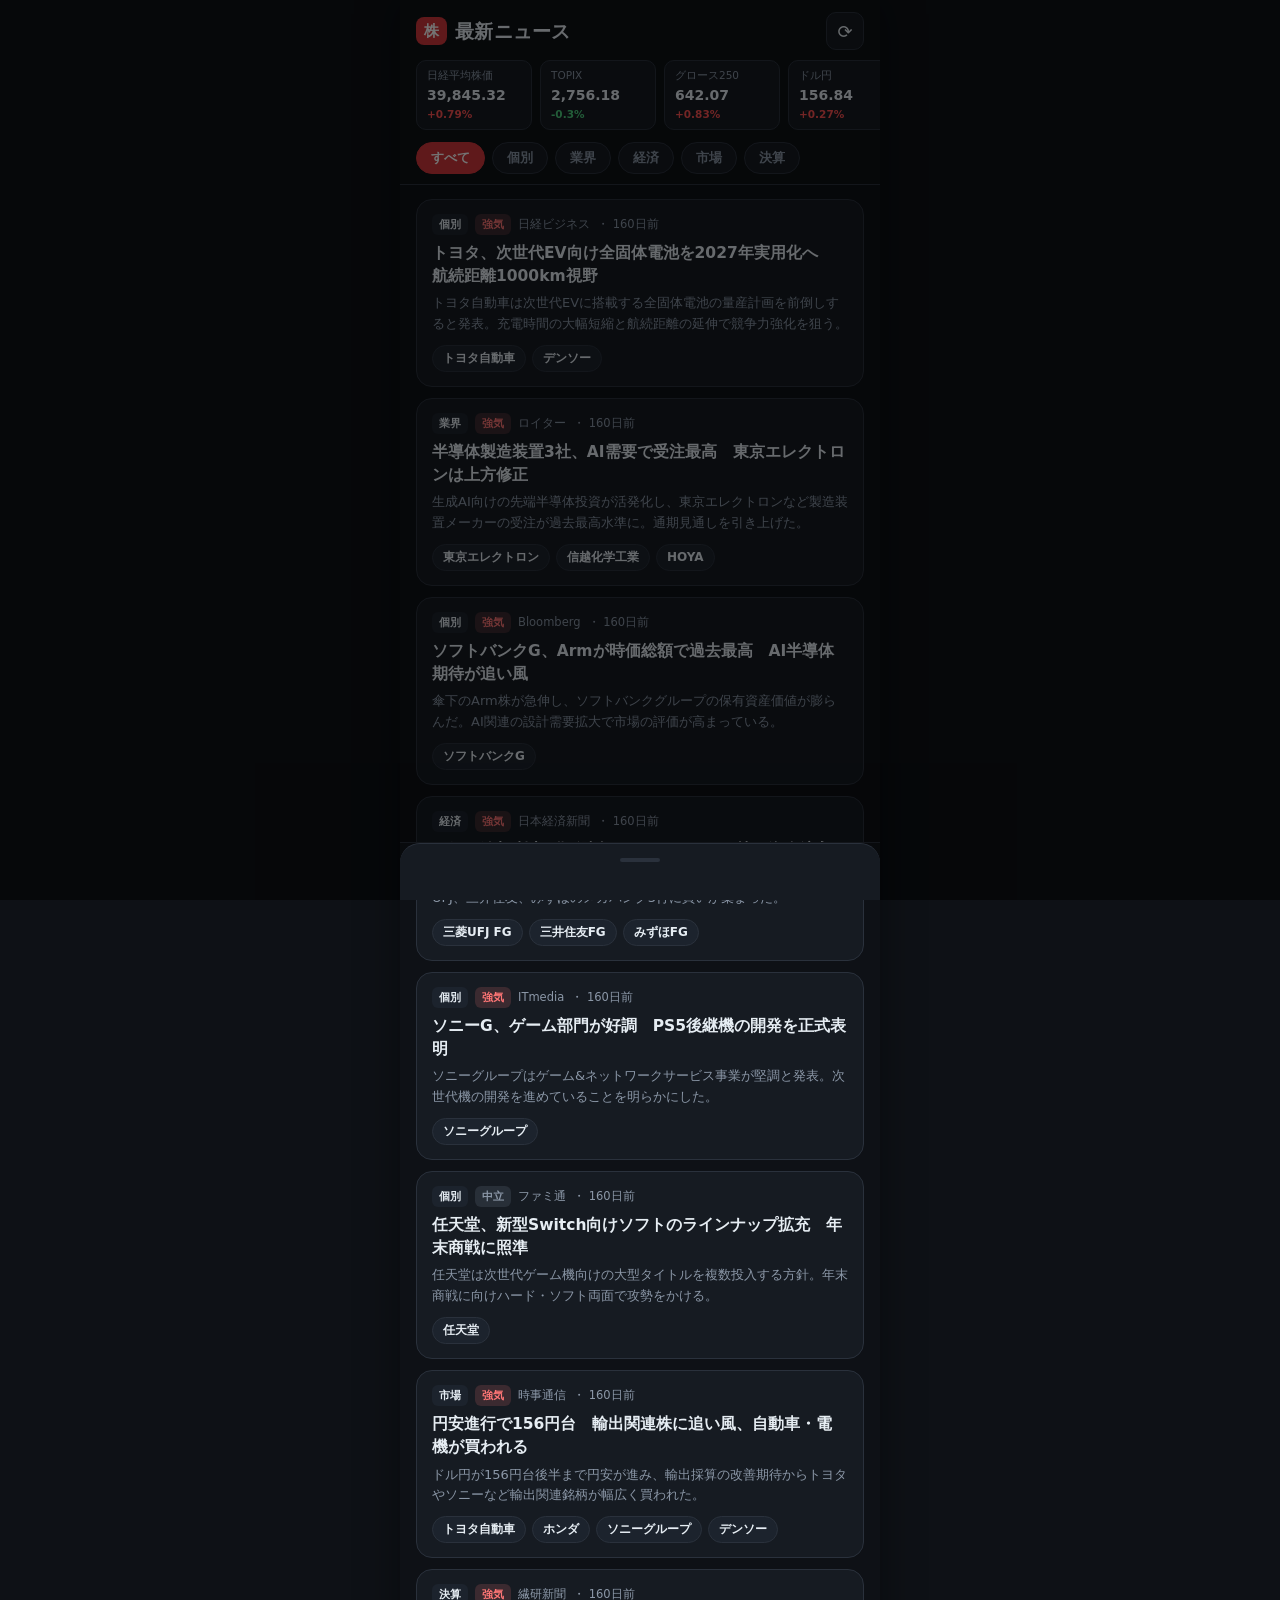
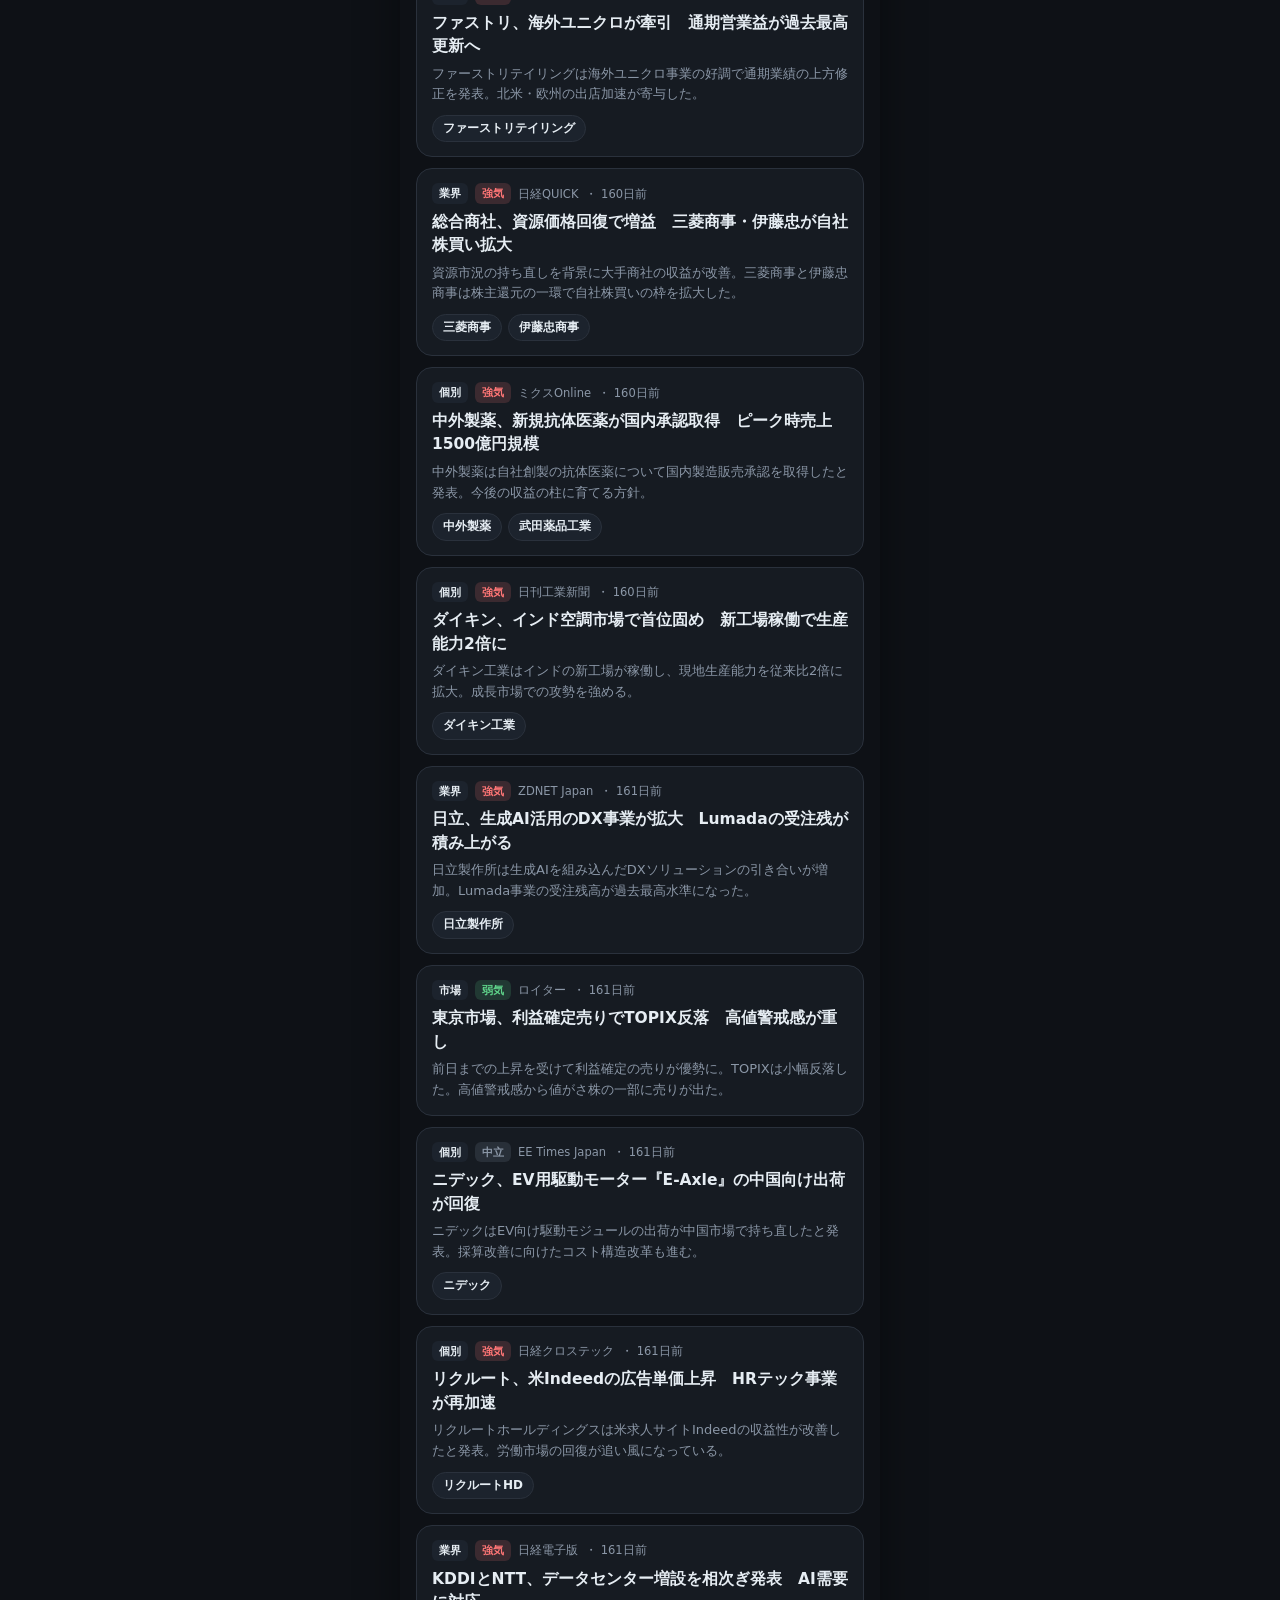
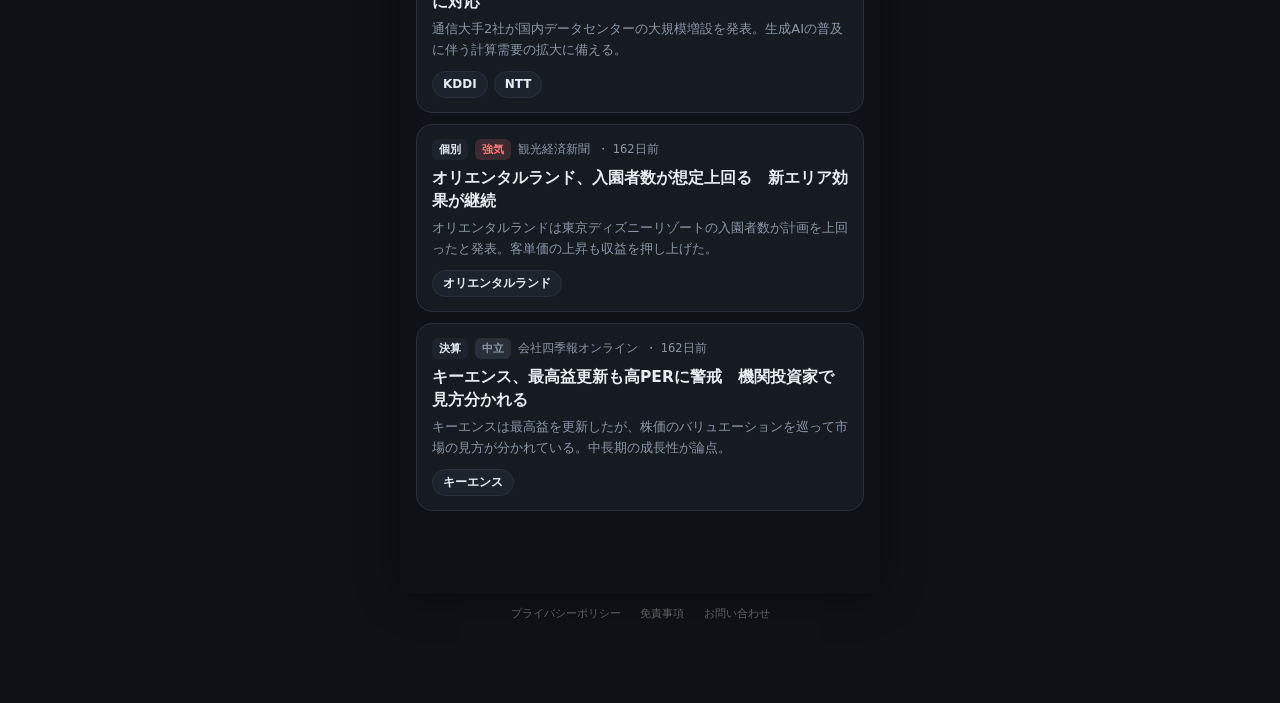
<file: index.html>
<!DOCTYPE html>
<html lang="ja">
<head>
  <meta charset="UTF-8" />
  <meta name="viewport" content="width=device-width, initial-scale=1.0, maximum-scale=1.0, viewport-fit=cover" />
  <title>カブヨミ｜日本株ニュースをスマホで素早くチェック</title>
  <meta name="description" content="トヨタ・ソニー・ソフトバンクなど主要日本株の最新ニュースを銘柄別に整理。ウォッチリストに登録して関連ニュースだけを素早くチェックできる無料PWAアプリ。" />
  <meta name="keywords" content="日本株,株ニュース,銘柄,株価,東証,TOPIX,日経平均,個人投資家,株アプリ" />
  <meta name="author" content="カブヨミ" />
  <meta property="og:title" content="カブヨミ｜日本株ニュースをスマホで素早くチェック" />
  <meta property="og:description" content="気になる銘柄を登録するだけ。関連ニュースをAIが自動でまとめて表示する無料の日本株ニュースアプリ。" />
  <meta property="og:type" content="website" />
  <meta property="og:locale" content="ja_JP" />
  <meta name="twitter:card" content="summary" />
  <meta name="twitter:title" content="カブヨミ｜日本株ニュース" />
  <meta name="twitter:description" content="気になる銘柄を登録するだけ。関連ニュースを自動でまとめて表示する無料PWAアプリ。" />
  <link rel="canonical" href="https://kabuyomi.vercel.app/" />

  <!-- PWA / iOS ホーム画面アプリ対応 -->
  <link rel="manifest" href="manifest.json" />
  <meta name="theme-color" content="#0e1116" />
  <meta name="mobile-web-app-capable" content="yes" />
  <meta name="apple-mobile-web-app-capable" content="yes" />
  <meta name="apple-mobile-web-app-status-bar-style" content="black-translucent" />
  <meta name="apple-mobile-web-app-title" content="カブヨミ" />
  <link rel="apple-touch-icon" href="icons/apple-touch-icon.png" />
  <link rel="icon" type="image/png" href="icons/favicon-32.png" />

  <link rel="stylesheet" href="styles.css" />
</head>
<body>
  <div class="app">
    <!-- 上部バー（画面ごとに切替）-->
    <header class="topbar">
      <div class="topbar-inner">
        <div class="logo"><span class="mark">株</span><span id="viewTitle">最新ニュース</span></div>
        <button id="refreshBtn" class="icon-btn" aria-label="更新">⟳</button>
      </div>
      <!-- 指数ティッカー（横スクロール）-->
      <div id="ticker" class="ticker"></div>
      <!-- カテゴリチップ（ニュース画面のみ）-->
      <div id="chips" class="chips"></div>
    </header>

    <!-- メインビュー領域 -->
    <main id="screen" class="screen"></main>

    <!-- 下部タブバー（iOS風）-->
    <nav class="tabbar" id="tabbar">
      <button class="tab-btn active" data-view="news">
        <span class="ic">📰</span><span class="lb">ニュース</span>
      </button>
      <button class="tab-btn" data-view="mine">
        <span class="ic">⭐</span><span class="lb">マイ</span>
        <span class="tab-badge" id="mineBadge" hidden></span>
      </button>
      <button class="tab-btn" data-view="stocks">
        <span class="ic">🔍</span><span class="lb">銘柄登録</span>
      </button>
      <button class="tab-btn" data-view="market">
        <span class="ic">📊</span><span class="lb">市場</span>
      </button>
    </nav>
  </div>

  <!-- ニュース詳細ボトムシート -->
  <div id="sheetBackdrop" class="sheet-backdrop" hidden>
    <div id="sheet" class="sheet" role="dialog" aria-modal="true">
      <div class="sheet-handle"></div>
      <div id="sheetBody" class="sheet-body"></div>
    </div>
  </div>

  <!-- トースト -->
  <div id="toast" class="toast" hidden></div>

  <!-- フッター -->
  <footer style="text-align:center;padding:12px 0 80px;font-size:11px;color:#555;">
    <a href="privacy.html" style="color:#666;text-decoration:none;margin:0 8px;">プライバシーポリシー</a>
    <a href="disclaimer.html" style="color:#666;text-decoration:none;margin:0 8px;">免責事項</a>
    <a href="contact.html" style="color:#666;text-decoration:none;margin:0 8px;">お問い合わせ</a>
  </footer>

  <script src="data.js"></script>
  <script src="app.js"></script>
</body>
</html>
</file>
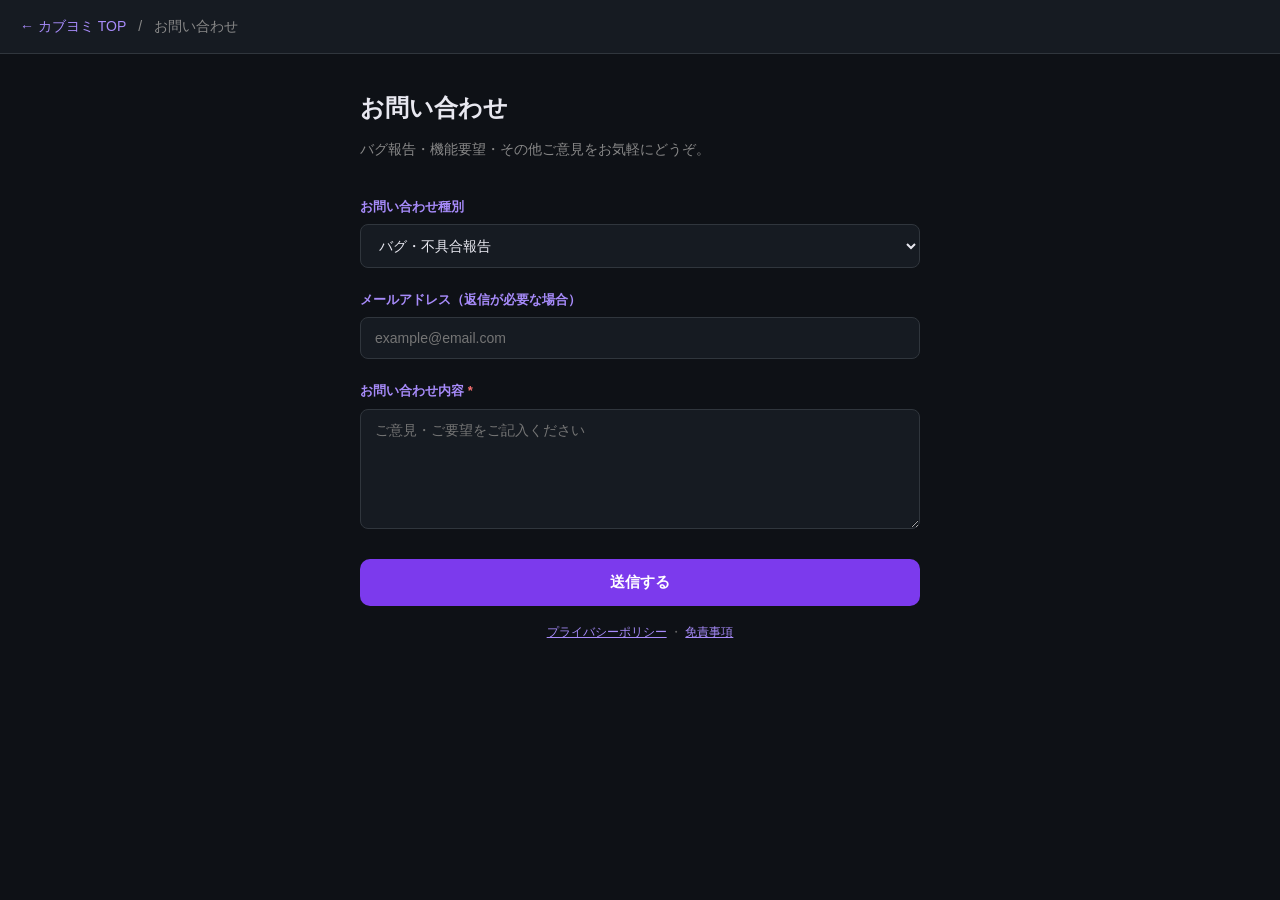
<file: contact.html>
<!DOCTYPE html>
<html lang="ja">
<head>
  <meta charset="UTF-8" />
  <meta name="viewport" content="width=device-width, initial-scale=1.0" />
  <title>お問い合わせ｜カブヨミ</title>
  <meta name="description" content="カブヨミへのお問い合わせはこちらから。バグ報告・ご意見・ご要望をお待ちしています。" />
  <link rel="icon" type="image/png" href="icons/favicon-32.png" />
  <style>
    * { box-sizing: border-box; margin: 0; padding: 0; }
    body { font-family: -apple-system, 'Hiragino Sans', 'Noto Sans JP', sans-serif; background: #0e1116; color: #e8e8f0; line-height: 1.8; }
    header { background: #161b22; border-bottom: 1px solid #30363d; padding: 14px 20px; display: flex; align-items: center; gap: 12px; }
    header a { color: #a78bfa; text-decoration: none; font-size: 14px; }
    header span { color: #888; font-size: 14px; }
    .container { max-width: 600px; margin: 0 auto; padding: 32px 20px 60px; }
    h1 { font-size: 24px; font-weight: 700; margin-bottom: 8px; }
    .sub { font-size: 14px; color: #888; margin-bottom: 32px; }
    .form-group { margin-bottom: 20px; }
    label { display: block; font-size: 13px; font-weight: 600; color: #a78bfa; margin-bottom: 6px; }
    input, textarea, select { width: 100%; background: #161b22; border: 1px solid #30363d; border-radius: 8px; padding: 12px 14px; color: #e8e8f0; font-size: 14px; font-family: inherit; outline: none; transition: border-color .2s; }
    input:focus, textarea:focus, select:focus { border-color: #7c3aed; }
    textarea { resize: vertical; min-height: 120px; }
    .btn { width: 100%; background: #7c3aed; color: white; border: none; border-radius: 10px; padding: 14px; font-size: 15px; font-weight: 700; cursor: pointer; transition: background .2s; }
    .btn:hover { background: #6d28d9; }
    .note { font-size: 12px; color: #666; margin-top: 16px; text-align: center; }
    a { color: #a78bfa; }
  </style>
</head>
<body>
  <header>
    <a href="index.html">← カブヨミ TOP</a>
    <span>/</span>
    <span>お問い合わせ</span>
  </header>
  <div class="container">
    <h1>お問い合わせ</h1>
    <p class="sub">バグ報告・機能要望・その他ご意見をお気軽にどうぞ。</p>

    <form action="https://formspree.io/f/placeholder" method="POST">
      <div class="form-group">
        <label for="category">お問い合わせ種別</label>
        <select id="category" name="category">
          <option value="bug">バグ・不具合報告</option>
          <option value="feature">機能要望</option>
          <option value="content">ニュース・銘柄に関するご意見</option>
          <option value="other">その他</option>
        </select>
      </div>
      <div class="form-group">
        <label for="email">メールアドレス（返信が必要な場合）</label>
        <input type="email" id="email" name="email" placeholder="example@email.com" />
      </div>
      <div class="form-group">
        <label for="message">お問い合わせ内容 <span style="color:#f87171">*</span></label>
        <textarea id="message" name="message" placeholder="ご意見・ご要望をご記入ください" required></textarea>
      </div>
      <button type="submit" class="btn">送信する</button>
    </form>
    <p class="note">
      <a href="privacy.html">プライバシーポリシー</a> ・ <a href="disclaimer.html">免責事項</a>
    </p>
  </div>
</body>
</html>
</file>
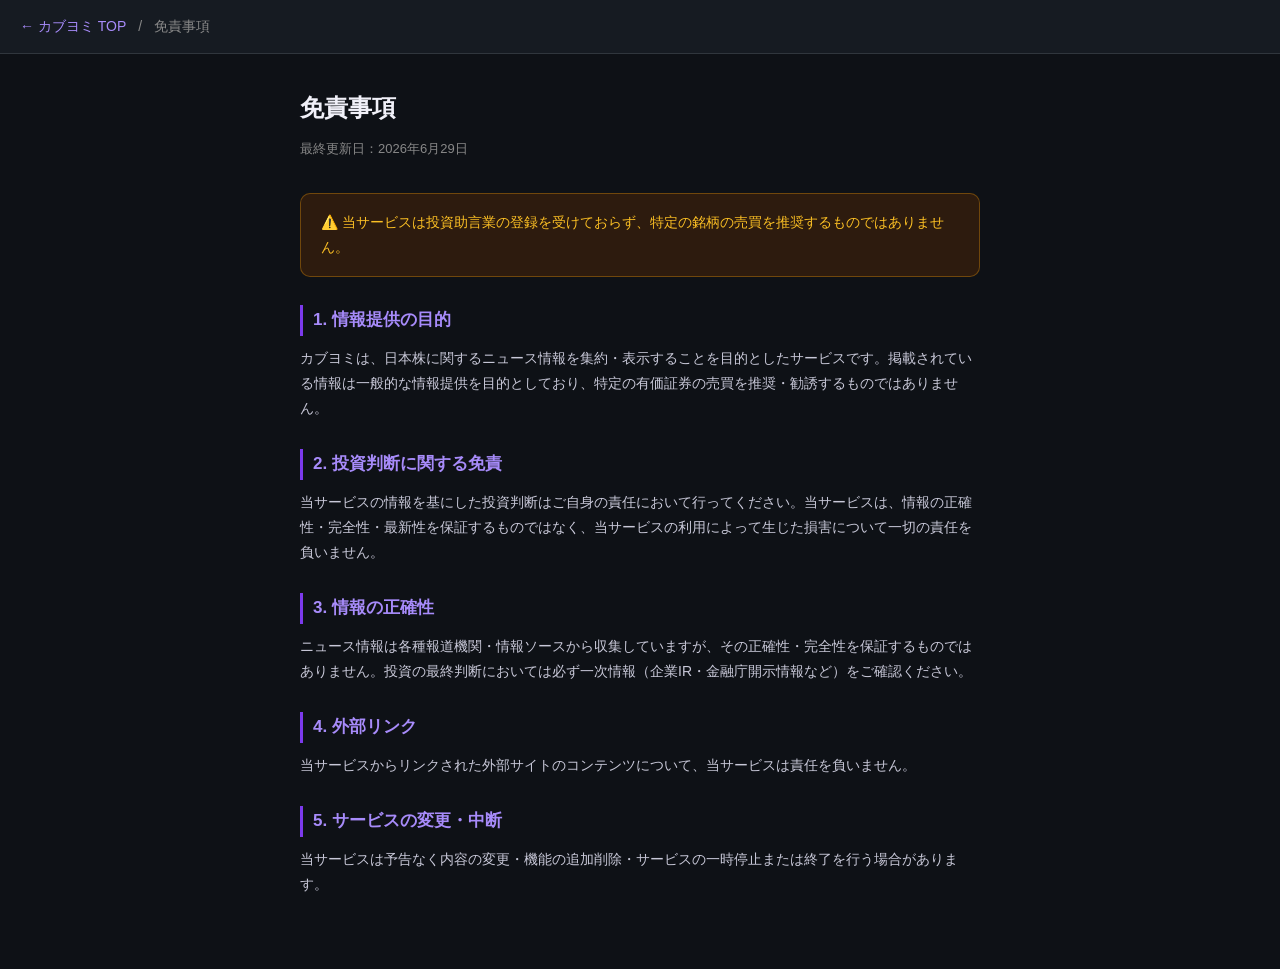
<file: disclaimer.html>
<!DOCTYPE html>
<html lang="ja">
<head>
  <meta charset="UTF-8" />
  <meta name="viewport" content="width=device-width, initial-scale=1.0" />
  <title>免責事項｜カブヨミ</title>
  <meta name="description" content="カブヨミの免責事項。投資判断はご自身の責任において行ってください。" />
  <link rel="icon" type="image/png" href="icons/favicon-32.png" />
  <style>
    * { box-sizing: border-box; margin: 0; padding: 0; }
    body { font-family: -apple-system, 'Hiragino Sans', 'Noto Sans JP', sans-serif; background: #0e1116; color: #e8e8f0; line-height: 1.8; }
    header { background: #161b22; border-bottom: 1px solid #30363d; padding: 14px 20px; display: flex; align-items: center; gap: 12px; }
    header a { color: #a78bfa; text-decoration: none; font-size: 14px; }
    header span { color: #888; font-size: 14px; }
    .container { max-width: 720px; margin: 0 auto; padding: 32px 20px 60px; }
    h1 { font-size: 24px; font-weight: 700; margin-bottom: 8px; color: #f0f0f8; }
    .updated { font-size: 13px; color: #888; margin-bottom: 32px; }
    h2 { font-size: 17px; font-weight: 700; color: #a78bfa; margin: 28px 0 10px; border-left: 3px solid #7c3aed; padding-left: 10px; }
    p { font-size: 14px; color: #c8c8d8; margin-bottom: 12px; }
    .warning-box { background: #2d1b0e; border: 1px solid #f59e0b55; border-radius: 10px; padding: 16px 20px; margin: 16px 0; font-size: 14px; color: #fbbf24; }
    a { color: #a78bfa; }
  </style>
</head>
<body>
  <header>
    <a href="index.html">← カブヨミ TOP</a>
    <span>/</span>
    <span>免責事項</span>
  </header>
  <div class="container">
    <h1>免責事項</h1>
    <p class="updated">最終更新日：2026年6月29日</p>

    <div class="warning-box">
      ⚠️ 当サービスは投資助言業の登録を受けておらず、特定の銘柄の売買を推奨するものではありません。
    </div>

    <h2>1. 情報提供の目的</h2>
    <p>カブヨミは、日本株に関するニュース情報を集約・表示することを目的としたサービスです。掲載されている情報は一般的な情報提供を目的としており、特定の有価証券の売買を推奨・勧誘するものではありません。</p>

    <h2>2. 投資判断に関する免責</h2>
    <p>当サービスの情報を基にした投資判断はご自身の責任において行ってください。当サービスは、情報の正確性・完全性・最新性を保証するものではなく、当サービスの利用によって生じた損害について一切の責任を負いません。</p>

    <h2>3. 情報の正確性</h2>
    <p>ニュース情報は各種報道機関・情報ソースから収集していますが、その正確性・完全性を保証するものではありません。投資の最終判断においては必ず一次情報（企業IR・金融庁開示情報など）をご確認ください。</p>

    <h2>4. 外部リンク</h2>
    <p>当サービスからリンクされた外部サイトのコンテンツについて、当サービスは責任を負いません。</p>

    <h2>5. サービスの変更・中断</h2>
    <p>当サービスは予告なく内容の変更・機能の追加削除・サービスの一時停止または終了を行う場合があります。</p>
  </div>
</body>
</html>
</file>
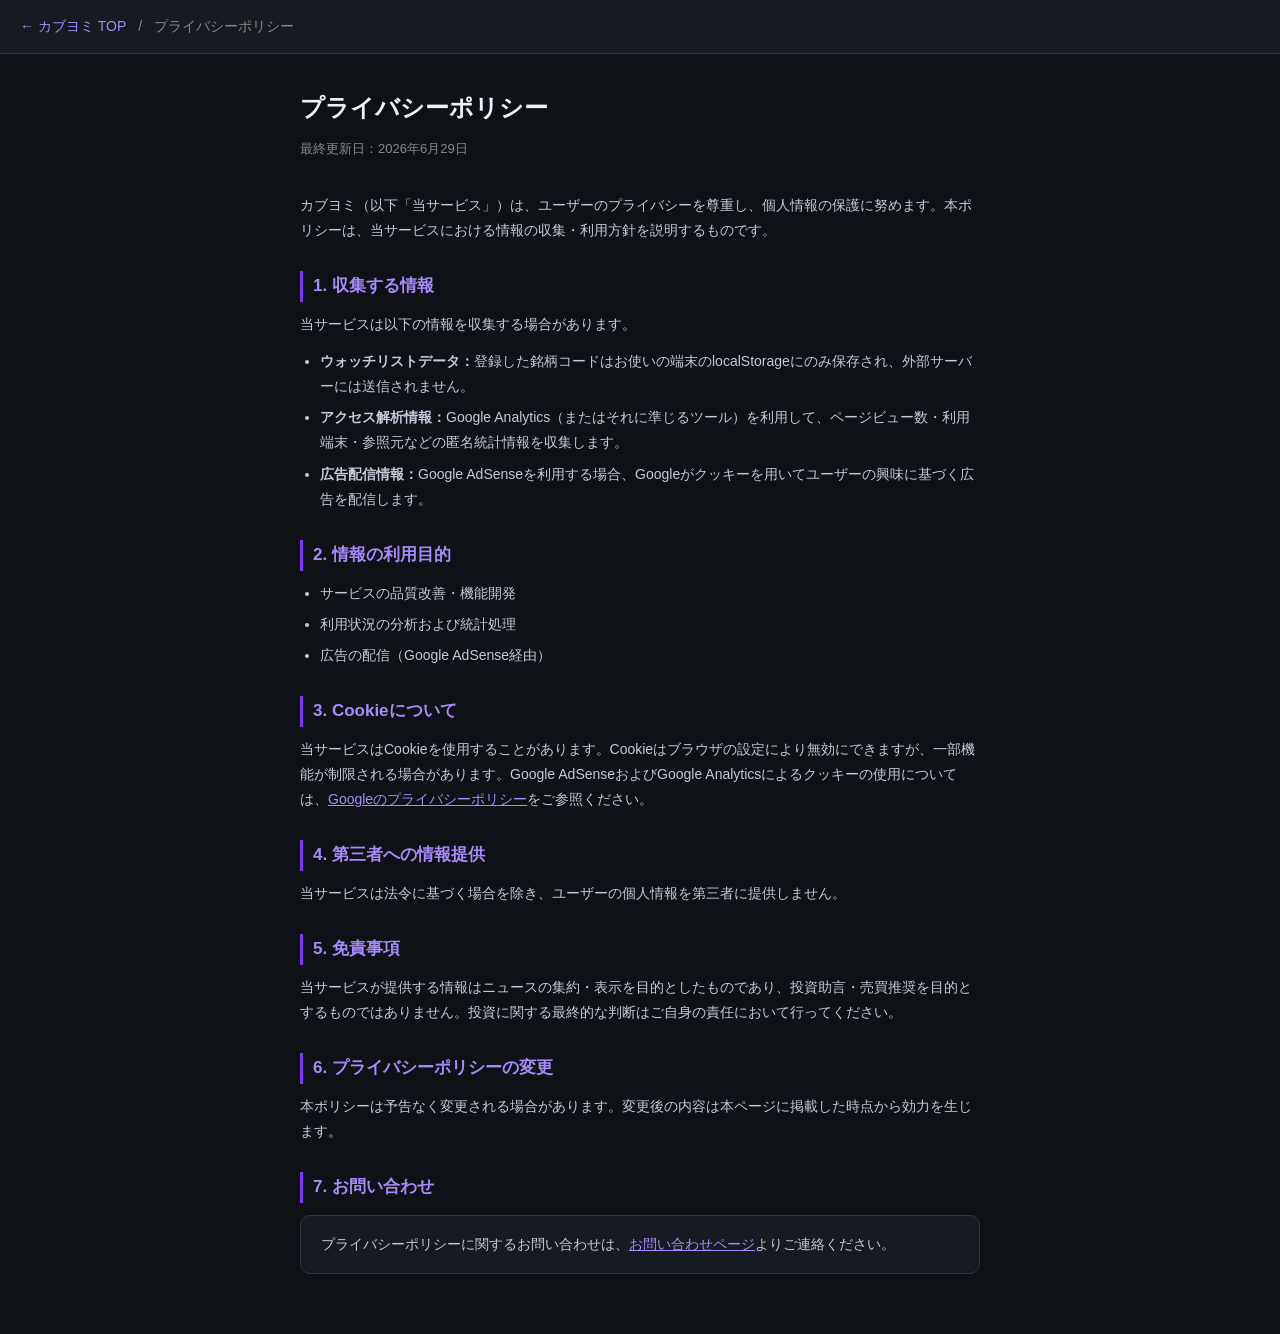
<file: privacy.html>
<!DOCTYPE html>
<html lang="ja">
<head>
  <meta charset="UTF-8" />
  <meta name="viewport" content="width=device-width, initial-scale=1.0" />
  <title>プライバシーポリシー｜カブヨミ</title>
  <meta name="description" content="カブヨミのプライバシーポリシー。個人情報の取り扱いについて説明します。" />
  <link rel="icon" type="image/png" href="icons/favicon-32.png" />
  <style>
    * { box-sizing: border-box; margin: 0; padding: 0; }
    body { font-family: -apple-system, 'Hiragino Sans', 'Noto Sans JP', sans-serif; background: #0e1116; color: #e8e8f0; line-height: 1.8; padding: 0; }
    header { background: #161b22; border-bottom: 1px solid #30363d; padding: 14px 20px; display: flex; align-items: center; gap: 12px; }
    header a { color: #a78bfa; text-decoration: none; font-size: 14px; }
    header span { color: #888; font-size: 14px; }
    .container { max-width: 720px; margin: 0 auto; padding: 32px 20px 60px; }
    h1 { font-size: 24px; font-weight: 700; margin-bottom: 8px; color: #f0f0f8; }
    .updated { font-size: 13px; color: #888; margin-bottom: 32px; }
    h2 { font-size: 17px; font-weight: 700; color: #a78bfa; margin: 28px 0 10px; border-left: 3px solid #7c3aed; padding-left: 10px; }
    p { font-size: 14px; color: #c8c8d8; margin-bottom: 12px; }
    ul { font-size: 14px; color: #c8c8d8; margin: 8px 0 12px 20px; }
    ul li { margin-bottom: 6px; }
    a { color: #a78bfa; }
    .contact-box { background: #161b22; border: 1px solid #30363d; border-radius: 10px; padding: 16px 20px; margin-top: 12px; font-size: 14px; color: #c8c8d8; }
  </style>
</head>
<body>
  <header>
    <a href="index.html">← カブヨミ TOP</a>
    <span>/</span>
    <span>プライバシーポリシー</span>
  </header>
  <div class="container">
    <h1>プライバシーポリシー</h1>
    <p class="updated">最終更新日：2026年6月29日</p>

    <p>カブヨミ（以下「当サービス」）は、ユーザーのプライバシーを尊重し、個人情報の保護に努めます。本ポリシーは、当サービスにおける情報の収集・利用方針を説明するものです。</p>

    <h2>1. 収集する情報</h2>
    <p>当サービスは以下の情報を収集する場合があります。</p>
    <ul>
      <li><strong>ウォッチリストデータ：</strong>登録した銘柄コードはお使いの端末のlocalStorageにのみ保存され、外部サーバーには送信されません。</li>
      <li><strong>アクセス解析情報：</strong>Google Analytics（またはそれに準じるツール）を利用して、ページビュー数・利用端末・参照元などの匿名統計情報を収集します。</li>
      <li><strong>広告配信情報：</strong>Google AdSenseを利用する場合、Googleがクッキーを用いてユーザーの興味に基づく広告を配信します。</li>
    </ul>

    <h2>2. 情報の利用目的</h2>
    <ul>
      <li>サービスの品質改善・機能開発</li>
      <li>利用状況の分析および統計処理</li>
      <li>広告の配信（Google AdSense経由）</li>
    </ul>

    <h2>3. Cookieについて</h2>
    <p>当サービスはCookieを使用することがあります。Cookieはブラウザの設定により無効にできますが、一部機能が制限される場合があります。Google AdSenseおよびGoogle Analyticsによるクッキーの使用については、<a href="https://policies.google.com/privacy" target="_blank" rel="noopener">Googleのプライバシーポリシー</a>をご参照ください。</p>

    <h2>4. 第三者への情報提供</h2>
    <p>当サービスは法令に基づく場合を除き、ユーザーの個人情報を第三者に提供しません。</p>

    <h2>5. 免責事項</h2>
    <p>当サービスが提供する情報はニュースの集約・表示を目的としたものであり、投資助言・売買推奨を目的とするものではありません。投資に関する最終的な判断はご自身の責任において行ってください。</p>

    <h2>6. プライバシーポリシーの変更</h2>
    <p>本ポリシーは予告なく変更される場合があります。変更後の内容は本ページに掲載した時点から効力を生じます。</p>

    <h2>7. お問い合わせ</h2>
    <div class="contact-box">
      プライバシーポリシーに関するお問い合わせは、<a href="contact.html">お問い合わせページ</a>よりご連絡ください。
    </div>
  </div>
</body>
</html>
</file>
<file: styles.css>
/* ============================================================
   styles.css — カブヨミ（iPhone向けPWA・モバイルファースト）
   ============================================================ */
:root {
  --bg: #0e1116;
  --bg-elev: #161b22;
  --bg-elev2: #1c232d;
  --border: #2a313c;
  --text: #e6edf3;
  --text-dim: #8b97a7;
  --accent: #d4373b;
  --accent-soft: rgba(212, 55, 59, 0.14);
  --up: #ff5252;     /* 日本式: 上昇=赤 */
  --down: #4dd07f;   /* 下落=緑 */
  --pos: #ff7676;
  --neg: #5fd38a;
  --neutral: #8b97a7;
  --radius: 16px;
  --tabbar-h: 58px;
  /* セーフエリア（ノッチ / ホームインジケータ）*/
  --safe-top: env(safe-area-inset-top, 0px);
  --safe-bottom: env(safe-area-inset-bottom, 0px);
}

* { box-sizing: border-box; margin: 0; padding: 0; -webkit-tap-highlight-color: transparent; }

html, body { height: 100%; }
body {
  font-family: -apple-system, "Hiragino Kaku Gothic ProN", "Yu Gothic", "Meiryo", system-ui, sans-serif;
  background: var(--bg);
  color: var(--text);
  line-height: 1.6;
  -webkit-font-smoothing: antialiased;
  overscroll-behavior-y: none;
}
button { font-family: inherit; cursor: pointer; }
a { color: var(--accent); }

/* スマホ幅に固定して「アプリ」感（PCでも中央寄せ）*/
.app {
  max-width: 480px;
  margin: 0 auto;
  min-height: 100%;
  background: var(--bg);
  position: relative;
  box-shadow: 0 0 40px rgba(0,0,0,0.4);
}

/* ---------- 上部バー ---------- */
.topbar {
  position: sticky;
  top: 0;
  z-index: 30;
  background: rgba(14, 17, 22, 0.94);
  backdrop-filter: blur(12px);
  border-bottom: 1px solid var(--border);
  padding-top: var(--safe-top);
}
.topbar-inner {
  display: flex;
  align-items: center;
  gap: 10px;
  padding: 12px 16px 10px;
}
.logo {
  font-size: 19px;
  font-weight: 800;
  letter-spacing: 0.01em;
  display: flex;
  align-items: center;
  gap: 8px;
}
.logo .mark {
  background: var(--accent);
  color: #fff;
  border-radius: 8px;
  padding: 2px 8px;
  font-size: 15px;
}
.icon-btn {
  margin-left: auto;
  background: var(--bg-elev);
  border: 1px solid var(--border);
  color: var(--text);
  width: 38px; height: 38px;
  border-radius: 10px;
  font-size: 18px;
}
.icon-btn:active { transform: scale(0.92); }
.icon-btn.spin { animation: spin 0.6s ease; }
@keyframes spin { to { transform: rotate(360deg); } }

/* ---------- 指数ティッカー ---------- */
.ticker {
  display: flex;
  gap: 8px;
  overflow-x: auto;
  padding: 0 16px 10px;
  scrollbar-width: none;
}
.ticker::-webkit-scrollbar { display: none; }
.tk {
  flex-shrink: 0;
  background: var(--bg-elev);
  border: 1px solid var(--border);
  border-radius: 10px;
  padding: 6px 10px;
  min-width: 116px;
}
.tk .nm { font-size: 10.5px; color: var(--text-dim); }
.tk .val { font-size: 14px; font-weight: 700; }
.tk .chg { font-size: 10.5px; font-weight: 600; }
.up { color: var(--up); }
.down { color: var(--down); }

/* ---------- カテゴリチップ ---------- */
.chips {
  display: flex;
  gap: 7px;
  overflow-x: auto;
  padding: 2px 16px 10px;
  scrollbar-width: none;
}
.chips::-webkit-scrollbar { display: none; }
.chips:empty { display: none; }
.chip-btn {
  flex-shrink: 0;
  background: var(--bg-elev);
  border: 1px solid var(--border);
  color: var(--text-dim);
  border-radius: 999px;
  padding: 6px 14px;
  font-size: 13px;
  font-weight: 600;
}
.chip-btn.active { background: var(--accent); color: #fff; border-color: var(--accent); }

/* ---------- スクリーン共通 ---------- */
.screen {
  padding: 14px 16px;
  padding-bottom: calc(var(--tabbar-h) + var(--safe-bottom) + 24px);
}

/* ---------- ニュースカード ---------- */
.news-list { display: flex; flex-direction: column; gap: 11px; }
.news-card {
  background: var(--bg-elev);
  border: 1px solid var(--border);
  border-radius: var(--radius);
  padding: 14px 15px;
}
.news-card:active { background: var(--bg-elev2); }
.cat-row {
  display: flex;
  align-items: center;
  gap: 7px;
  font-size: 11.5px;
  color: var(--text-dim);
  margin-bottom: 7px;
  flex-wrap: wrap;
}
.chip {
  font-size: 10.5px;
  font-weight: 700;
  border-radius: 6px;
  padding: 2px 7px;
}
.chip.cat { background: var(--bg-elev2); color: var(--text); }
.chip.sentiment-positive { background: rgba(255,118,118,0.16); color: var(--pos); }
.chip.sentiment-negative { background: rgba(95,211,138,0.16); color: var(--neg); }
.chip.sentiment-neutral  { background: rgba(139,151,167,0.16); color: var(--neutral); }
.news-card h3 { font-size: 15.5px; font-weight: 700; line-height: 1.5; margin-bottom: 5px; }
.news-card p { font-size: 13px; color: var(--text-dim);
  display: -webkit-box; -webkit-line-clamp: 2; -webkit-box-orient: vertical; overflow: hidden; }
.tags { display: flex; flex-wrap: wrap; gap: 6px; margin-top: 10px; }
.stock-tag {
  font-size: 12px;
  font-weight: 600;
  background: var(--bg-elev2);
  border: 1px solid var(--border);
  border-radius: 999px;
  padding: 3px 10px;
  color: var(--text);
}
.stock-tag.watched { border-color: var(--accent); color: var(--accent); }
.stock-tag.watched::before { content: "★ "; }
.highlight { background: rgba(212,55,59,0.30); border-radius: 3px; }

/* ---------- 空状態 ---------- */
.empty {
  border: 1px dashed var(--border);
  border-radius: 16px;
  padding: 44px 22px;
  text-align: center;
  color: var(--text-dim);
  font-size: 13.5px;
}
.empty .big { font-size: 42px; margin-bottom: 12px; }
.empty .cta {
  display: inline-block;
  margin-top: 14px;
  background: var(--accent);
  color: #fff;
  border: none;
  border-radius: 10px;
  padding: 9px 18px;
  font-size: 14px;
  font-weight: 700;
}

/* ---------- セクション見出し ---------- */
.sec-title { font-size: 13px; color: var(--text-dim); margin: 4px 2px 10px; font-weight: 700; }

/* ---------- 銘柄登録（検索）---------- */
.search-wrap { position: relative; margin-bottom: 14px; }
.search-input {
  width: 100%;
  background: var(--bg-elev);
  border: 1px solid var(--border);
  color: var(--text);
  border-radius: 12px;
  padding: 13px 14px 13px 40px;
  font-size: 16px; /* iOSズーム防止のため16px */
  outline: none;
}
.search-input:focus { border-color: var(--accent); }
.search-wrap::before {
  content: "🔍"; position: absolute; left: 13px; top: 50%;
  transform: translateY(-50%); font-size: 15px; opacity: 0.6;
}
.suggest-list { display: flex; flex-direction: column; gap: 8px; }
.suggest-item, .stock-row {
  display: flex; align-items: center; gap: 10px;
  background: var(--bg-elev);
  border: 1px solid var(--border);
  border-radius: 12px;
  padding: 12px 14px;
}
.suggest-item .code, .stock-row .code {
  font-family: ui-monospace, monospace;
  font-size: 11px; color: var(--text-dim);
  background: var(--bg-elev2); padding: 2px 7px; border-radius: 6px; min-width: 46px; text-align: center;
}
.suggest-item .name, .stock-row .name { font-weight: 700; font-size: 15px; }
.suggest-item .sector, .stock-row .sector { font-size: 11.5px; color: var(--text-dim); }
.row-main { display: flex; flex-direction: column; gap: 2px; min-width: 0; }
.row-main .nmline { display: flex; align-items: center; gap: 8px; }
.add-btn {
  margin-left: auto; flex-shrink: 0;
  border: 1px solid var(--accent); background: var(--accent); color: #fff;
  border-radius: 9px; padding: 7px 13px; font-size: 13px; font-weight: 700;
}
.add-btn.added { background: transparent; color: var(--text-dim); border-color: var(--border); }
.del-btn {
  margin-left: auto; flex-shrink: 0;
  border: 1px solid var(--border); background: transparent; color: var(--text-dim);
  border-radius: 9px; padding: 7px 12px; font-size: 13px; font-weight: 700;
}
.del-btn:active { border-color: var(--accent); color: var(--accent); }
.count-badge {
  background: var(--accent); color: #fff; font-size: 11px; font-weight: 700;
  border-radius: 999px; padding: 1px 8px;
}

/* ---------- 市場画面 ---------- */
.index-grid { display: grid; grid-template-columns: 1fr 1fr; gap: 10px; margin-bottom: 8px; }
.index-card {
  background: var(--bg-elev); border: 1px solid var(--border);
  border-radius: 14px; padding: 14px;
}
.index-card .nm { font-size: 12px; color: var(--text-dim); }
.index-card .val { font-size: 22px; font-weight: 800; margin-top: 4px; }
.index-card .chg { font-size: 12.5px; font-weight: 600; margin-top: 2px; }
.sector-bar-wrap { display: flex; flex-direction: column; gap: 9px; }
.sector-row { display: flex; align-items: center; gap: 10px; font-size: 13px; }
.sector-row .lbl { width: 86px; flex-shrink: 0; color: var(--text-dim); }
.sector-row .bar-bg { flex: 1; background: var(--bg-elev2); border-radius: 6px; height: 18px; overflow: hidden; }
.sector-row .bar { height: 100%; background: var(--accent); border-radius: 6px; }
.sector-row .num { width: 28px; text-align: right; font-weight: 700; }

/* ---------- 下部タブバー ---------- */
.tabbar {
  position: fixed;
  left: 50%; transform: translateX(-50%);
  bottom: 0;
  width: 100%; max-width: 480px;
  height: calc(var(--tabbar-h) + var(--safe-bottom));
  padding-bottom: var(--safe-bottom);
  background: rgba(20, 24, 30, 0.96);
  backdrop-filter: blur(14px);
  border-top: 1px solid var(--border);
  display: flex;
  z-index: 40;
}
.tab-btn {
  flex: 1;
  background: none; border: none;
  color: var(--text-dim);
  display: flex; flex-direction: column; align-items: center; justify-content: center;
  gap: 2px;
  font-size: 10.5px; font-weight: 600;
  position: relative;
}
.tab-btn .ic { font-size: 21px; line-height: 1; filter: grayscale(0.4) opacity(0.7); }
.tab-btn.active { color: var(--accent); }
.tab-btn.active .ic { filter: none; }
.tab-btn:active { opacity: 0.6; }
.tab-badge {
  position: absolute; top: 4px; left: 56%;
  background: var(--accent); color: #fff;
  font-size: 10px; font-weight: 700;
  min-width: 17px; height: 17px; line-height: 17px; text-align: center;
  border-radius: 999px; padding: 0 4px;
}

/* ---------- ボトムシート（詳細）---------- */
.sheet-backdrop {
  position: fixed; inset: 0; z-index: 50;
  background: rgba(0,0,0,0.55);
  display: flex; align-items: flex-end; justify-content: center;
}
.sheet {
  width: 100%; max-width: 480px;
  background: var(--bg-elev);
  border-radius: 20px 20px 0 0;
  border-top: 1px solid var(--border);
  padding: 10px 18px calc(24px + var(--safe-bottom));
  max-height: 86vh; overflow-y: auto;
  animation: sheetUp 0.26s cubic-bezier(0.2, 0.8, 0.2, 1);
}
@keyframes sheetUp { from { transform: translateY(100%); } to { transform: translateY(0); } }
.sheet-handle { width: 40px; height: 4px; background: var(--border); border-radius: 999px; margin: 4px auto 14px; }
.sheet-body h2 { font-size: 19px; line-height: 1.45; margin-bottom: 10px; }
.sheet-body .meta { font-size: 12px; color: var(--text-dim); margin-bottom: 14px; display: flex; gap: 8px; flex-wrap: wrap; align-items: center; }
.sheet-body .lead { font-size: 14.5px; line-height: 1.75; color: var(--text); margin-bottom: 18px; }
.sheet-body .rel-title { font-size: 12px; color: var(--text-dim); font-weight: 700; margin-bottom: 9px; }

/* ---------- トースト ---------- */
.toast {
  position: fixed; left: 50%; bottom: calc(var(--tabbar-h) + var(--safe-bottom) + 18px);
  transform: translateX(-50%);
  background: var(--bg-elev2); color: var(--text);
  border: 1px solid var(--border);
  padding: 10px 18px; border-radius: 999px;
  font-size: 13.5px; font-weight: 600;
  z-index: 60;
  box-shadow: 0 8px 28px rgba(0,0,0,0.4);
  animation: toastIn 0.2s ease;
}
@keyframes toastIn { from { opacity: 0; transform: translate(-50%, 8px); } to { opacity: 1; transform: translate(-50%, 0); } }
</file>
